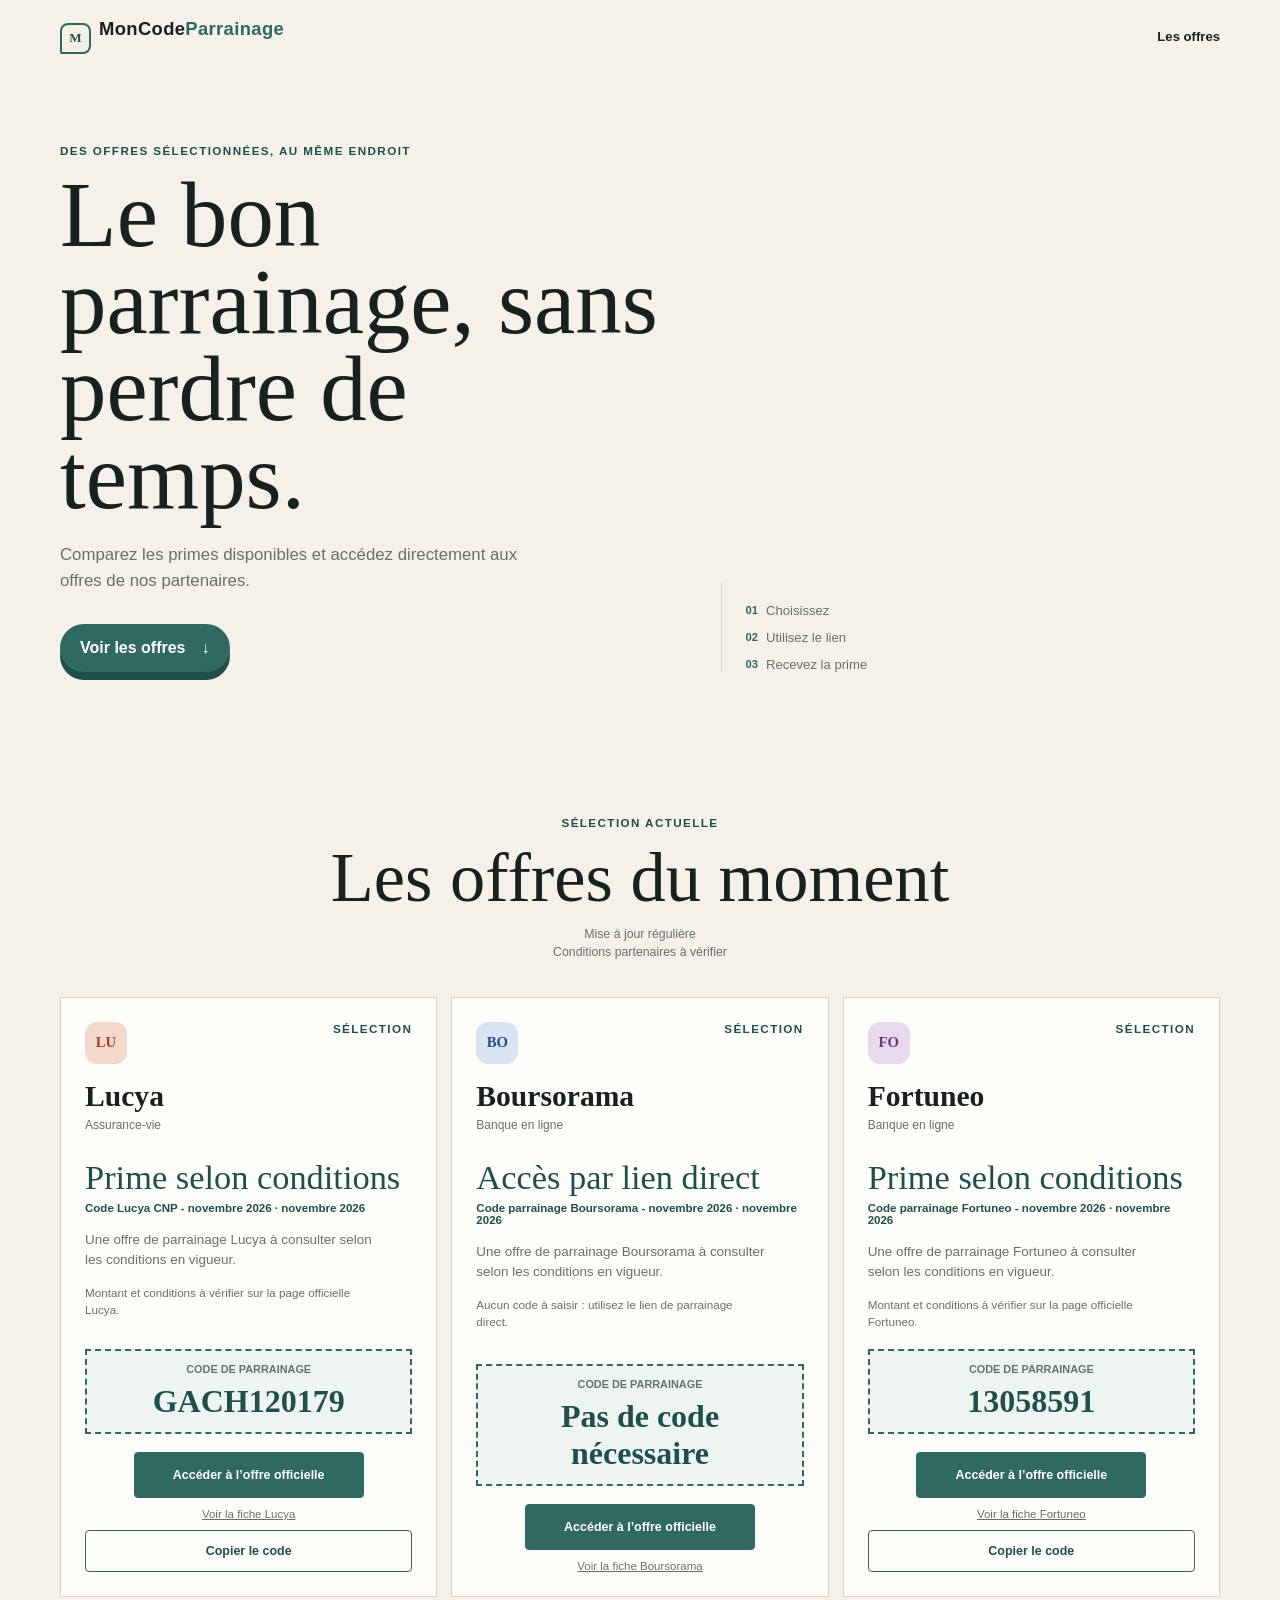
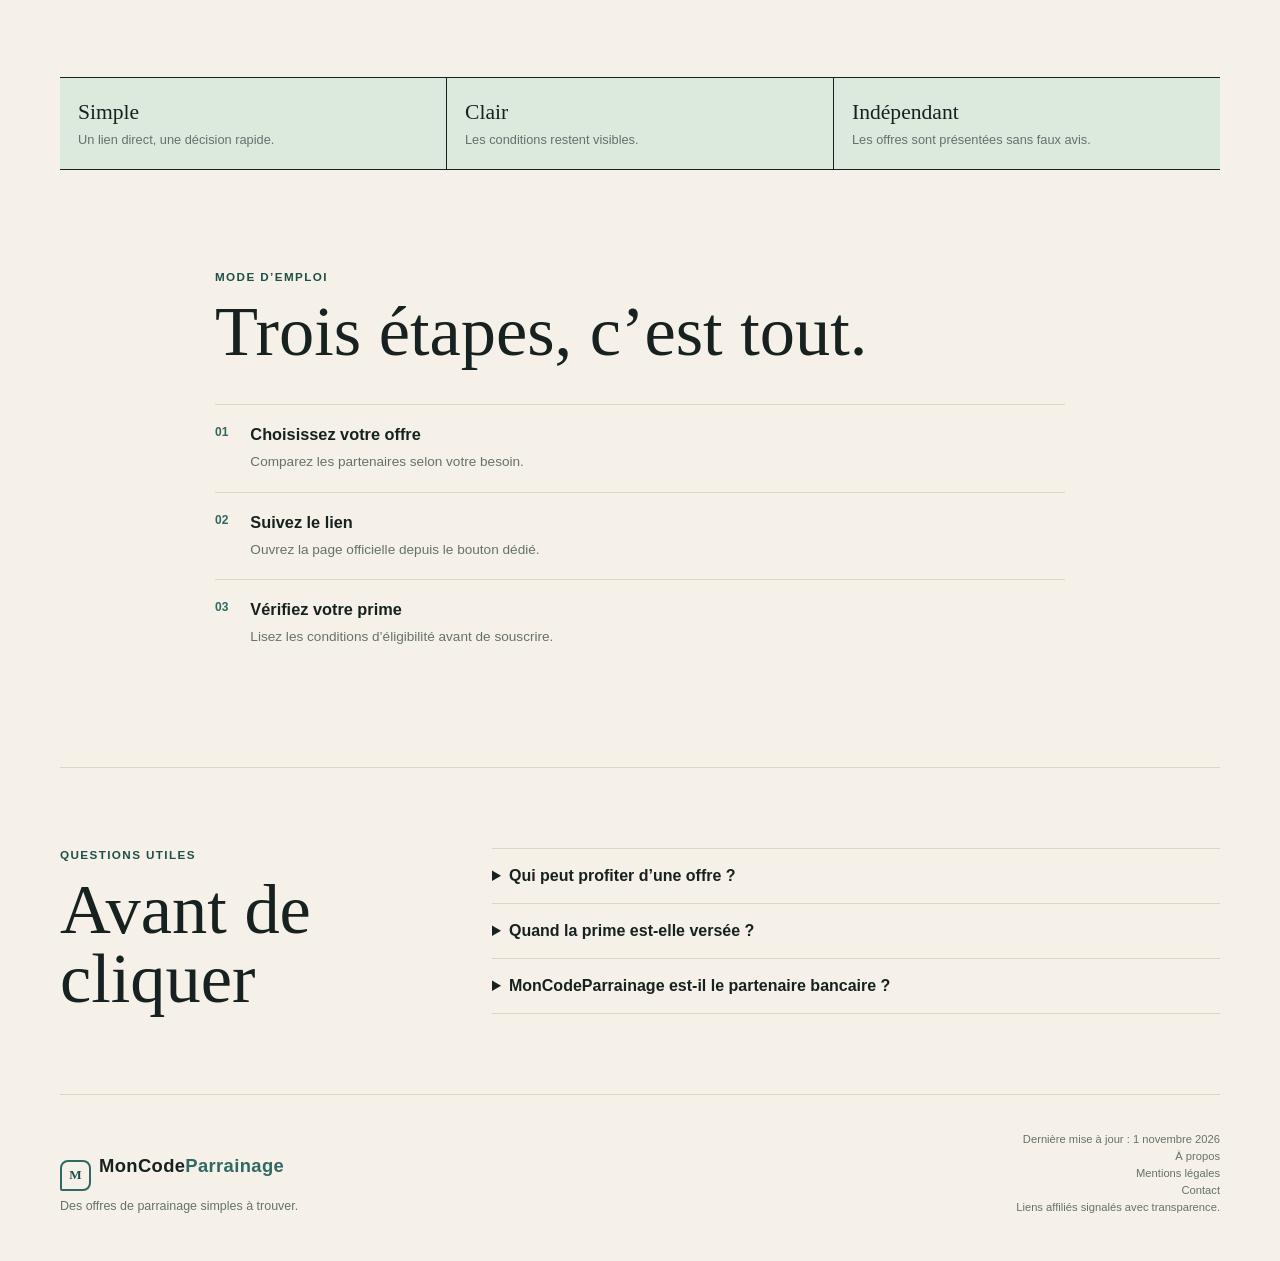
<file: index.html>
<!doctype html>
<html lang="fr">
  <head>
    <meta charset="utf-8">
    <meta name="viewport" content="width=device-width, initial-scale=1">
    <title>Parrainage bancaire : primes et offres de bienvenue | MonCodeParrainage</title>
    <meta name="description" content="Comparez les offres de parrainage bancaire disponibles : primes de bienvenue, liens et codes pour ouvrir votre compte auprès de partenaires sélectionnés.">
    <meta name="robots" content="index, follow">
    <meta name="theme-color" content="#f5f1e8">
    <link rel="canonical" href="https://moncodeparrainage.fr/">
    <meta property="og:type" content="website">
    <meta property="og:locale" content="fr_FR">
    <meta property="og:title" content="Parrainage bancaire : primes et offres de bienvenue">
    <meta property="og:description" content="Trouvez rapidement une offre de parrainage bancaire adaptée à votre projet.">
    <meta property="og:url" content="https://moncodeparrainage.fr/">
    <meta name="twitter:card" content="summary">
    <link rel="stylesheet" href="styles.css?v=2">
    <script type="module" src="script.js"></script>
  </head>
  <body>
    <header class="site-header">
      <a class="brand" href="./" aria-label="MonCodeParrainage, accueil">MonCode<span>Parrainage</span></a>
      <nav aria-label="Navigation principale"><a href="#offres">Les offres</a></nav>
    </header>

    <main>
      <section class="hero" aria-labelledby="page-title">
        <div class="hero__content">
          <p class="eyebrow">Des offres sélectionnées, au même endroit</p>
          <h1 id="page-title">Le bon parrainage, sans perdre de temps.</h1>
          <p class="hero__lead">Comparez les primes disponibles et accédez directement aux offres de nos partenaires.</p>
          <a class="button button--primary" href="#offres">Voir les offres <span aria-hidden="true">↓</span></a>
        </div>
        <div class="hero__path" aria-label="Fonctionnement en trois étapes">
          <span><b>01</b> Choisissez</span><span><b>02</b> Utilisez le lien</span><span><b>03</b> Recevez la prime</span>
        </div>
      </section>

      <section class="offers-section" id="offres" aria-labelledby="offers-title">
        <div class="section-heading"><div><p class="eyebrow">Sélection actuelle</p><h2 id="offers-title">Les offres du moment</h2></div><p class="section-heading__note">Mise à jour régulière<br>Conditions partenaires à vérifier</p></div>
        <div class="offers-grid" id="offers-list" aria-live="polite"></div>
        <noscript><p class="notice">Activez JavaScript pour afficher les offres disponibles.</p></noscript>
      </section>

      <section class="trust-strip" aria-label="Engagements de MonCodeParrainage">
        <div><strong>Simple</strong><span>Un lien direct, une décision rapide.</span></div><div><strong>Clair</strong><span>Les conditions restent visibles.</span></div><div><strong>Indépendant</strong><span>Les offres sont présentées sans faux avis.</span></div>
      </section>

      <section class="how-section" aria-labelledby="how-title"><p class="eyebrow">Mode d’emploi</p><h2 id="how-title">Trois étapes, c’est tout.</h2>
        <ol class="steps"><li><span>01</span><div><h3>Choisissez votre offre</h3><p>Comparez les partenaires selon votre besoin.</p></div></li><li><span>02</span><div><h3>Suivez le lien</h3><p>Ouvrez la page officielle depuis le bouton dédié.</p></div></li><li><span>03</span><div><h3>Vérifiez votre prime</h3><p>Lisez les conditions d’éligibilité avant de souscrire.</p></div></li></ol>
      </section>

      <section class="faq-section" aria-labelledby="faq-title"><div><p class="eyebrow">Questions utiles</p><h2 id="faq-title">Avant de cliquer</h2></div><div class="faq-list">
        <details><summary>Qui peut profiter d’une offre ?</summary><p>L’éligibilité dépend de chaque partenaire, du statut de nouveau client et des conditions de l’opération. Consultez toujours la page officielle.</p></details>
        <details><summary>Quand la prime est-elle versée ?</summary><p>Le délai et les étapes à respecter varient selon le partenaire. Les conditions officielles font foi.</p></details>
        <details><summary>MonCodeParrainage est-il le partenaire bancaire ?</summary><p>Non. MonCodeParrainage référence des liens de parrainage et peut percevoir une rémunération. La souscription s’effectue directement auprès du partenaire.</p></details>
      </div></section>
    </main>

    <footer class="site-footer"><div><a class="brand" href="./">MonCode<span>Parrainage</span></a><p>Des offres de parrainage simples à trouver.</p></div><div class="footer-meta"><span>Dernière mise à jour : <time datetime="2026-11-01">1 novembre 2026</time></span><a href="a-propos/">À propos</a><a href="mentions-legales/">Mentions légales</a><a href="contact/">Contact</a><span>Liens affiliés signalés avec transparence.</span></div></footer>
  </body>
</html>
</file>
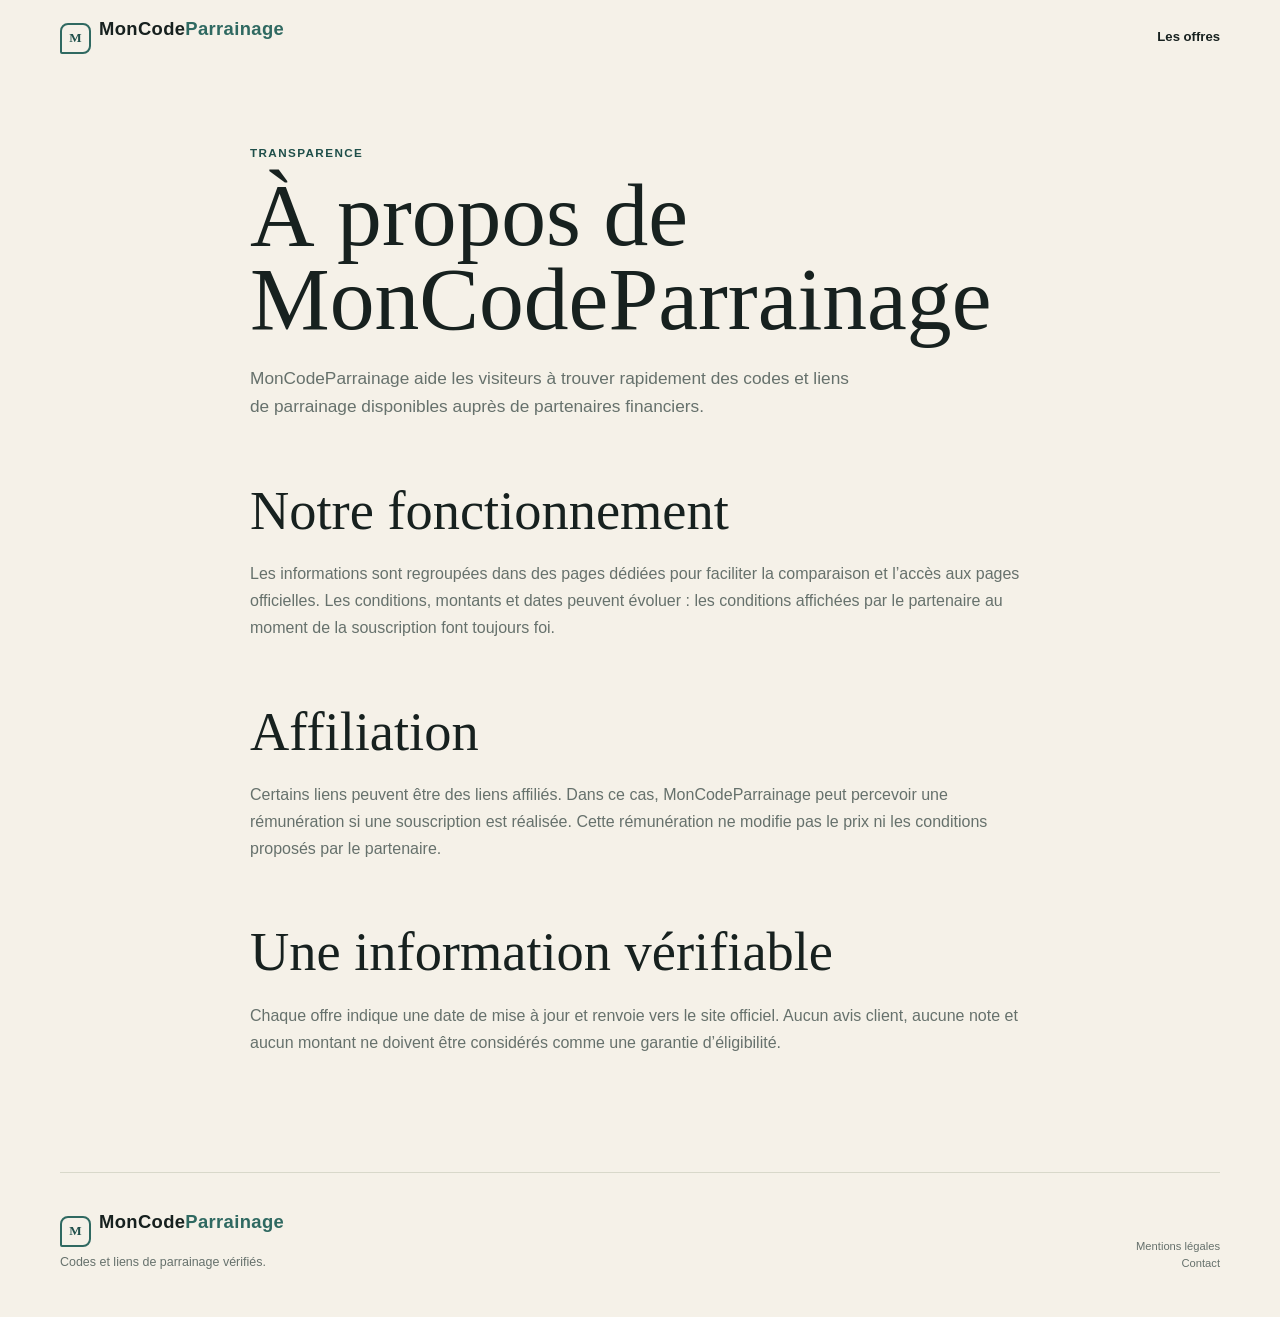
<file: a-propos/index.html>
<!doctype html>
<html lang="fr">
  <head>
    <meta charset="utf-8">
    <meta name="viewport" content="width=device-width, initial-scale=1">
    <title>À propos de MonCodeParrainage</title>
    <meta name="description" content="Découvrez le fonctionnement de MonCodeParrainage, site indépendant de référencement de codes et liens de parrainage.">
    <link rel="canonical" href="https://moncodeparrainage.fr/a-propos/">
    <link rel="stylesheet" href="../styles.css?v=2">
  </head>
  <body>
    <header class="site-header"><a class="brand" href="../">MonCode<span>Parrainage</span></a><nav aria-label="Navigation principale"><a href="../#offres">Les offres</a></nav></header>
    <main class="detail-main"><article class="detail-article"><p class="eyebrow">Transparence</p><h1>À propos de MonCodeParrainage</h1><p class="detail-intro">MonCodeParrainage aide les visiteurs à trouver rapidement des codes et liens de parrainage disponibles auprès de partenaires financiers.</p><h2>Notre fonctionnement</h2><p>Les informations sont regroupées dans des pages dédiées pour faciliter la comparaison et l’accès aux pages officielles. Les conditions, montants et dates peuvent évoluer : les conditions affichées par le partenaire au moment de la souscription font toujours foi.</p><h2>Affiliation</h2><p>Certains liens peuvent être des liens affiliés. Dans ce cas, MonCodeParrainage peut percevoir une rémunération si une souscription est réalisée. Cette rémunération ne modifie pas le prix ni les conditions proposés par le partenaire.</p><h2>Une information vérifiable</h2><p>Chaque offre indique une date de mise à jour et renvoie vers le site officiel. Aucun avis client, aucune note et aucun montant ne doivent être considérés comme une garantie d’éligibilité.</p></article></main>
    <footer class="site-footer"><div><a class="brand" href="../">MonCode<span>Parrainage</span></a><p>Codes et liens de parrainage vérifiés.</p></div><div class="footer-meta"><a href="../mentions-legales/">Mentions légales</a><a href="../contact/">Contact</a></div></footer>
  </body>
</html>
</file>
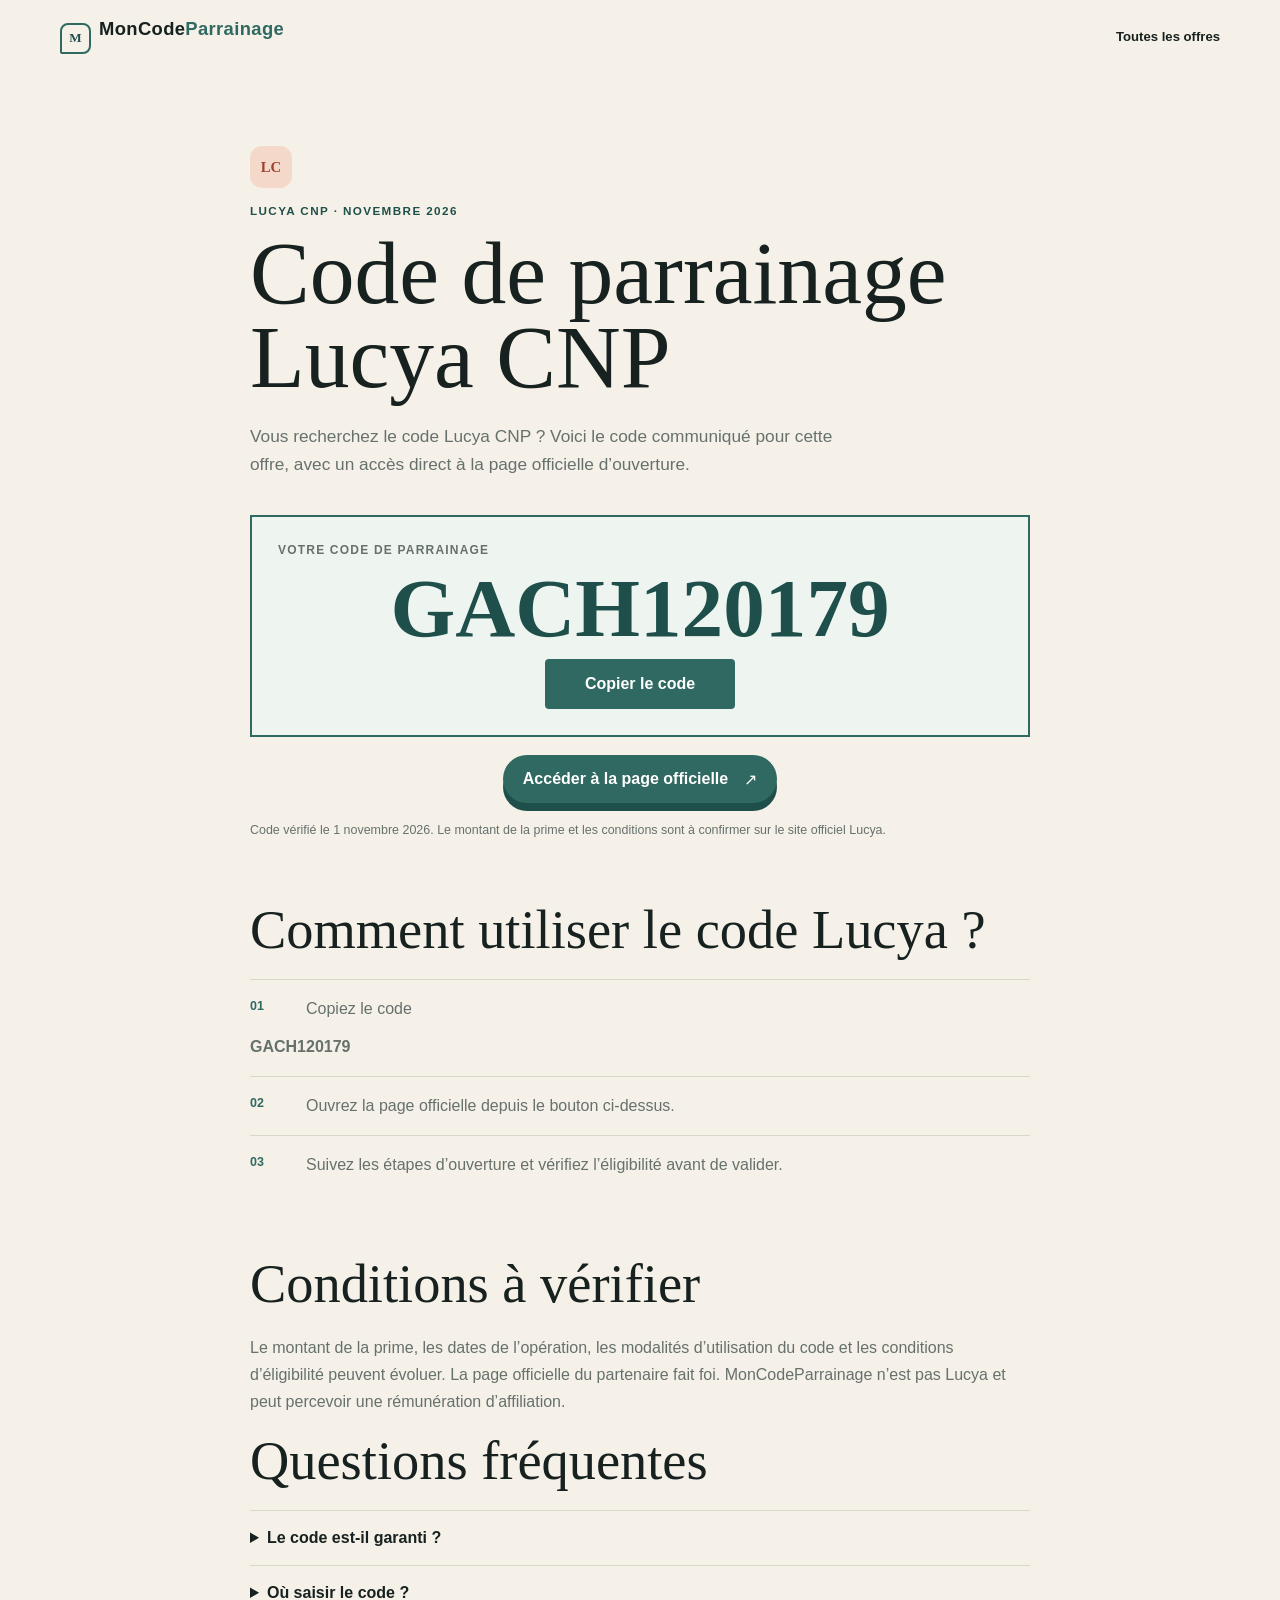
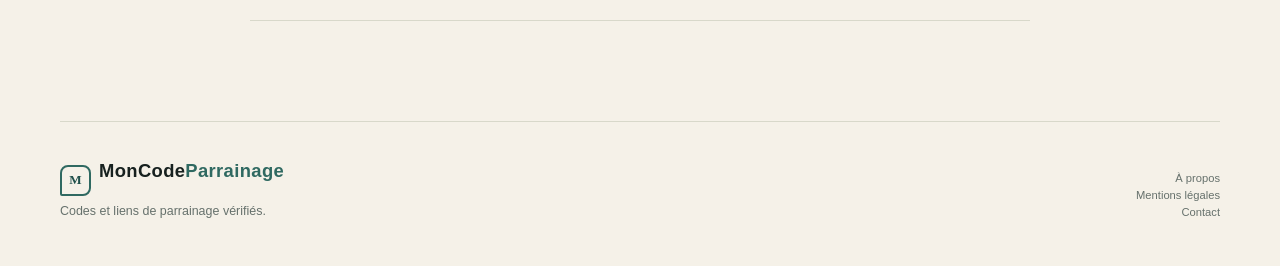
<file: code-lucya-cnp/index.html>
<!doctype html>
<html lang="fr">
  <head>
    <meta charset="utf-8">
    <meta name="viewport" content="width=device-width, initial-scale=1">
    <title>Code Lucya CNP novembre 2026 : GACH120179 | MonCodeParrainage</title>
    <meta name="description" content="Code de parrainage Lucya CNP : GACH120179. Vérifiez les conditions de novembre 2026 et accédez directement à la page officielle.">
    <meta name="robots" content="index, follow">
    <link rel="canonical" href="https://moncodeparrainage.fr/code-lucya-cnp/">
    <meta property="og:type" content="article">
    <meta property="og:title" content="Code Lucya CNP novembre 2026 : GACH120179">
    <meta property="og:description" content="Le code de parrainage Lucya CNP et le lien officiel, avec les conditions à vérifier.">
    <meta property="og:url" content="https://moncodeparrainage.fr/code-lucya-cnp/">
    <link rel="stylesheet" href="../styles.css?v=2">
    <script src="../offer-page.js" defer></script>
    <script type="application/ld+json">{"@context":"https://schema.org","@type":"WebPage","name":"Code Lucya CNP novembre 2026","url":"https://moncodeparrainage.fr/code-lucya-cnp/","dateModified":"2026-11-01","inLanguage":"fr-FR"}</script>
  </head>
  <body>
    <header class="site-header"><a class="brand" href="../" aria-label="MonCodeParrainage, accueil">MonCode<span>Parrainage</span></a><nav aria-label="Navigation principale"><a href="../#offres">Toutes les offres</a></nav></header>
    <main class="detail-main">
      <article class="detail-article">
        <span class="partner-mark partner-mark--lucya" aria-hidden="true">LC</span><p class="eyebrow">Lucya CNP · novembre 2026</p>
        <h1>Code de parrainage Lucya CNP</h1>
        <p class="detail-intro">Vous recherchez le code Lucya CNP ? Voici le code communiqué pour cette offre, avec un accès direct à la page officielle d’ouverture.</p>
        <section class="code-hero" aria-labelledby="code-title"><p id="code-title" class="code-hero__label">Votre code de parrainage</p><strong>GACH120179</strong><button type="button" data-copy-code="GACH120179">Copier le code</button></section>
        <a class="button button--primary detail-cta" href="https://www.assurancevie.com/informations/ouvrir-un-contrat.html?utm_source=Parrainage_Espace-client&utm_medium=Espace-client&utm_campaign=Parrainage_Espace-client" rel="sponsored noopener" target="_blank">Accéder à la page officielle <span aria-hidden="true">↗</span></a>
        <p class="update-note">Code vérifié le <time datetime="2026-11-01">1 novembre 2026</time>. Le montant de la prime et les conditions sont à confirmer sur le site officiel Lucya.</p>
        <h2>Comment utiliser le code Lucya ?</h2>
        <ol class="detail-steps"><li>Copiez le code <strong>GACH120179</strong>.</li><li>Ouvrez la page officielle depuis le bouton ci-dessus.</li><li>Suivez les étapes d’ouverture et vérifiez l’éligibilité avant de valider.</li></ol>
        <h2>Conditions à vérifier</h2>
        <p>Le montant de la prime, les dates de l’opération, les modalités d’utilisation du code et les conditions d’éligibilité peuvent évoluer. La page officielle du partenaire fait foi. MonCodeParrainage n’est pas Lucya et peut percevoir une rémunération d’affiliation.</p>
        <section class="faq-list detail-faq" aria-labelledby="faq-title"><h2 id="faq-title">Questions fréquentes</h2><details><summary>Le code est-il garanti ?</summary><p>Non. Le code est communiqué à titre informatif et doit être accepté par Lucya selon les conditions en vigueur.</p></details><details><summary>Où saisir le code ?</summary><p>Suivez la procédure sur la page officielle Lucya. Le partenaire indiquera le moment où le code peut être utilisé.</p></details></section>
      </article>
    </main>
    <footer class="site-footer"><div><a class="brand" href="../">MonCode<span>Parrainage</span></a><p>Codes et liens de parrainage vérifiés.</p></div><div class="footer-meta"><a href="../a-propos/">À propos</a><a href="../mentions-legales/">Mentions légales</a><a href="../contact/">Contact</a></div></footer>
  </body>
</html>
</file>
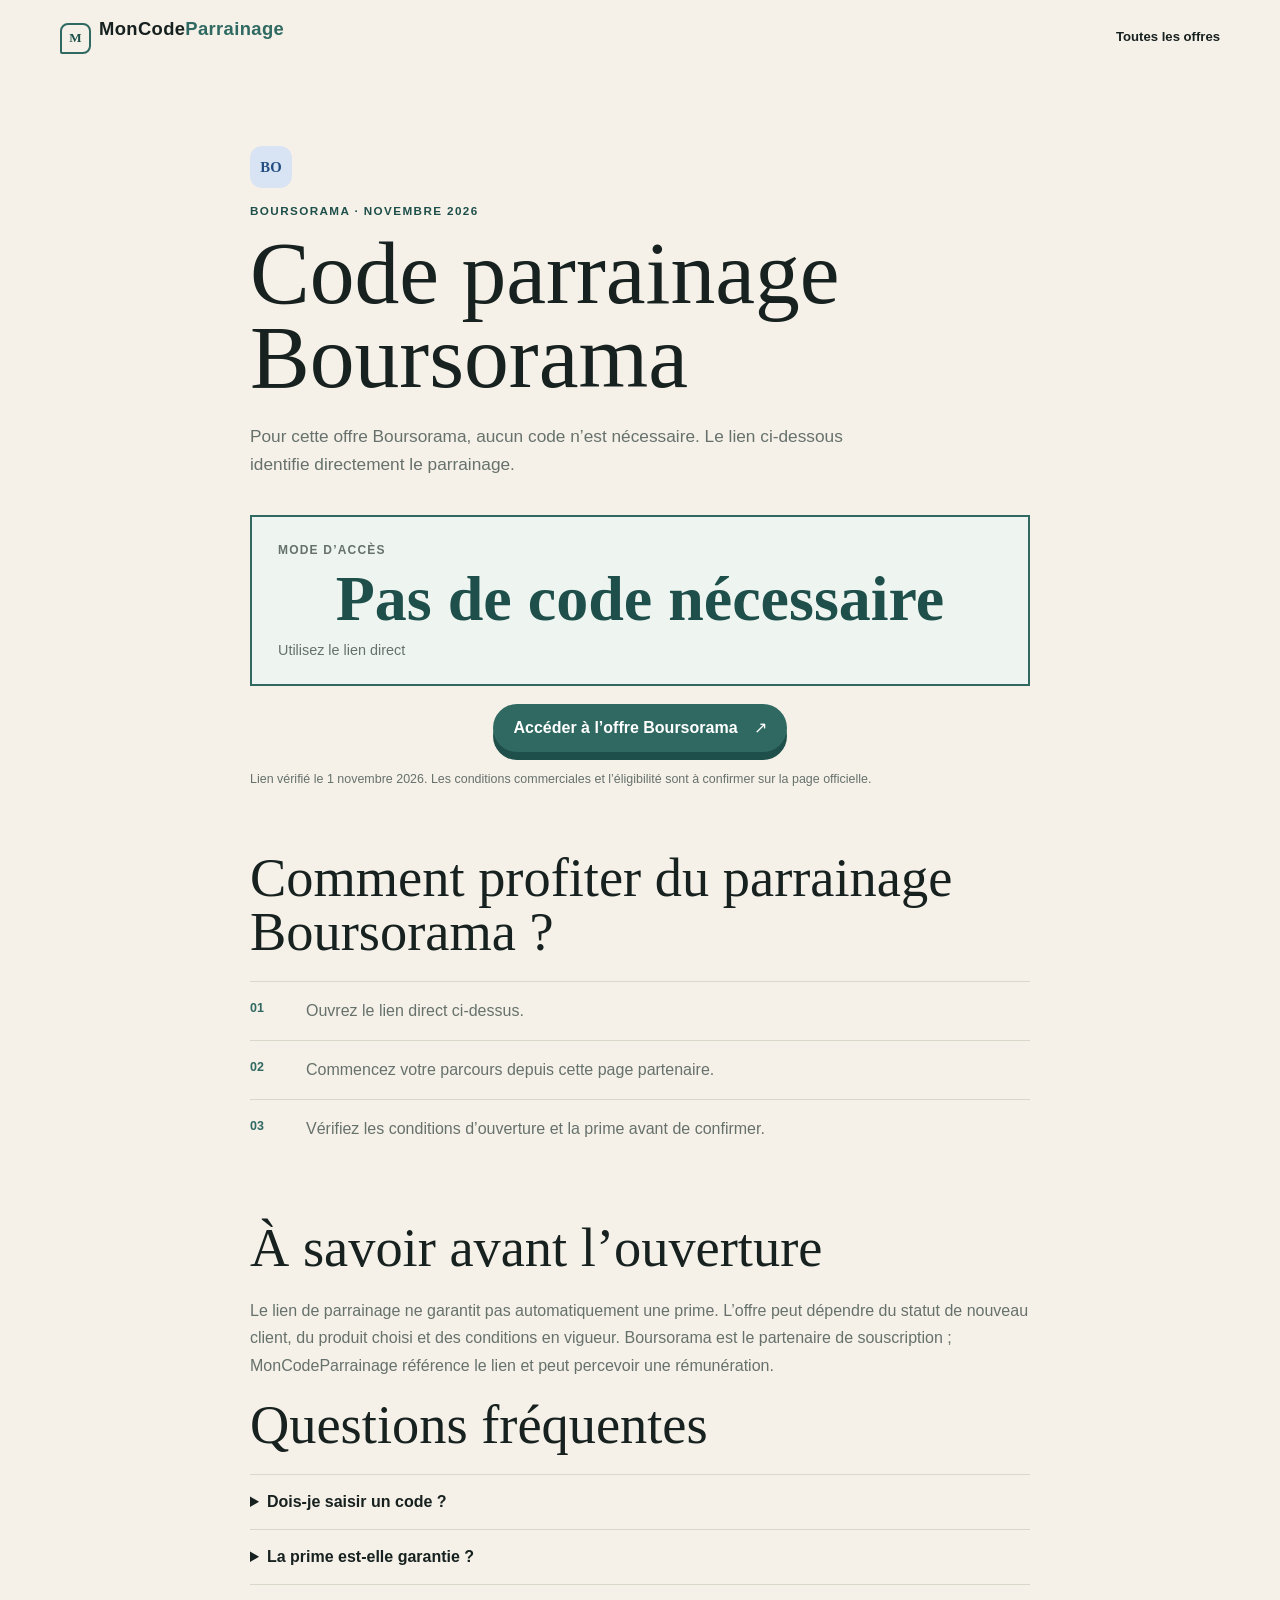
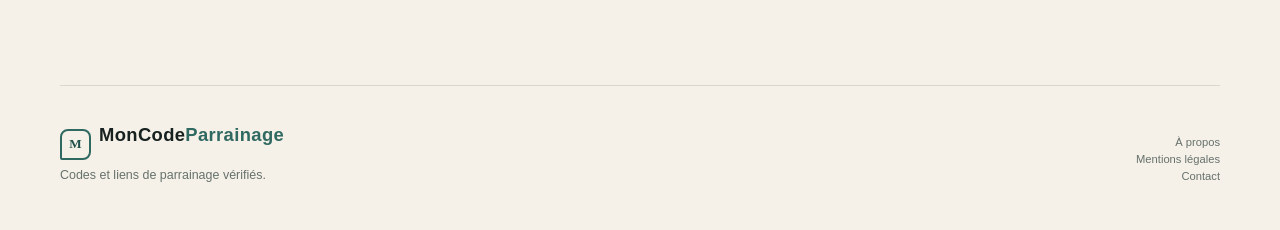
<file: code-parrainage-boursorama/index.html>
<!doctype html>
<html lang="fr">
  <head>
    <meta charset="utf-8">
    <meta name="viewport" content="width=device-width, initial-scale=1">
    <title>Code parrainage Boursorama novembre 2026 | MonCodeParrainage</title>
    <meta name="description" content="Accédez au lien de parrainage Boursorama pour novembre 2026. Aucun code à saisir : utilisez directement le lien partenaire.">
    <meta name="robots" content="index, follow">
    <link rel="canonical" href="https://moncodeparrainage.fr/code-parrainage-boursorama/">
    <meta property="og:type" content="article"><meta property="og:title" content="Code parrainage Boursorama novembre 2026"><meta property="og:description" content="Lien direct de parrainage Boursorama, sans code à saisir."><meta property="og:url" content="https://moncodeparrainage.fr/code-parrainage-boursorama/">
    <link rel="stylesheet" href="../styles.css?v=2"><script src="../offer-page.js" defer></script>
    <script type="application/ld+json">{"@context":"https://schema.org","@type":"WebPage","name":"Code parrainage Boursorama novembre 2026","url":"https://moncodeparrainage.fr/code-parrainage-boursorama/","dateModified":"2026-11-01","inLanguage":"fr-FR"}</script>
  </head>
  <body>
    <header class="site-header"><a class="brand" href="../" aria-label="MonCodeParrainage, accueil">MonCode<span>Parrainage</span></a><nav aria-label="Navigation principale"><a href="../#offres">Toutes les offres</a></nav></header>
    <main class="detail-main"><article class="detail-article"><span class="partner-mark partner-mark--boursorama" aria-hidden="true">BO</span><p class="eyebrow">Boursorama · novembre 2026</p><h1>Code parrainage Boursorama</h1><p class="detail-intro">Pour cette offre Boursorama, aucun code n’est nécessaire. Le lien ci-dessous identifie directement le parrainage.</p>
      <section class="code-hero code-hero--link" aria-labelledby="code-title"><p id="code-title" class="code-hero__label">Mode d’accès</p><strong>Pas de code nécessaire</strong><span>Utilisez le lien direct</span></section>
      <a class="button button--primary detail-cta" href="https://bour.so/p/0gvHMoxzM6o" rel="sponsored noopener" target="_blank">Accéder à l’offre Boursorama <span aria-hidden="true">↗</span></a>
      <p class="update-note">Lien vérifié le <time datetime="2026-11-01">1 novembre 2026</time>. Les conditions commerciales et l’éligibilité sont à confirmer sur la page officielle.</p>
      <h2>Comment profiter du parrainage Boursorama ?</h2><ol class="detail-steps"><li>Ouvrez le lien direct ci-dessus.</li><li>Commencez votre parcours depuis cette page partenaire.</li><li>Vérifiez les conditions d’ouverture et la prime avant de confirmer.</li></ol>
      <h2>À savoir avant l’ouverture</h2><p>Le lien de parrainage ne garantit pas automatiquement une prime. L’offre peut dépendre du statut de nouveau client, du produit choisi et des conditions en vigueur. Boursorama est le partenaire de souscription ; MonCodeParrainage référence le lien et peut percevoir une rémunération.</p>
      <section class="faq-list detail-faq" aria-labelledby="faq-title"><h2 id="faq-title">Questions fréquentes</h2><details><summary>Dois-je saisir un code ?</summary><p>Non. Utilisez le lien direct de cette page ; aucun code séparé ne vous a été fourni pour cette offre.</p></details><details><summary>La prime est-elle garantie ?</summary><p>Non. Consultez les conditions affichées par Boursorama au moment de votre demande.</p></details></section>
    </article></main>
    <footer class="site-footer"><div><a class="brand" href="../">MonCode<span>Parrainage</span></a><p>Codes et liens de parrainage vérifiés.</p></div><div class="footer-meta"><a href="../a-propos/">À propos</a><a href="../mentions-legales/">Mentions légales</a><a href="../contact/">Contact</a></div></footer>
  </body>
</html>
</file>
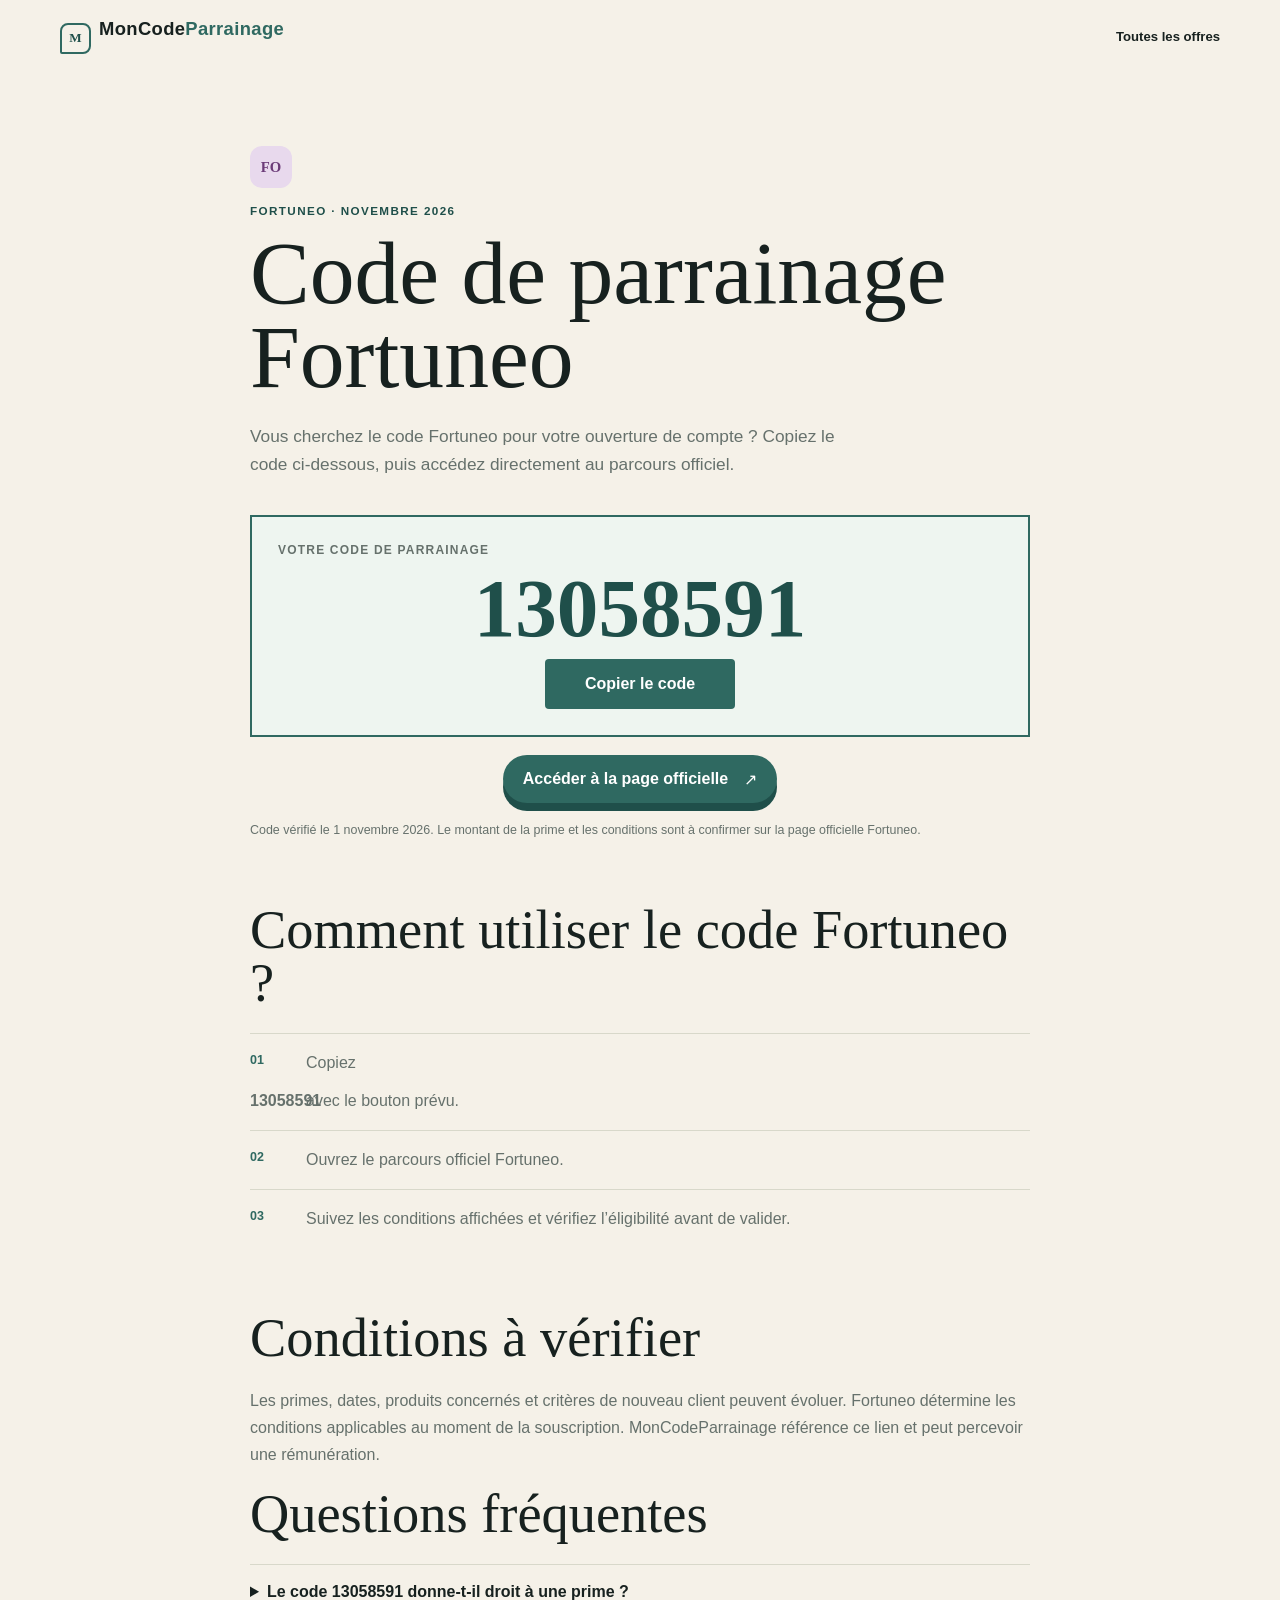
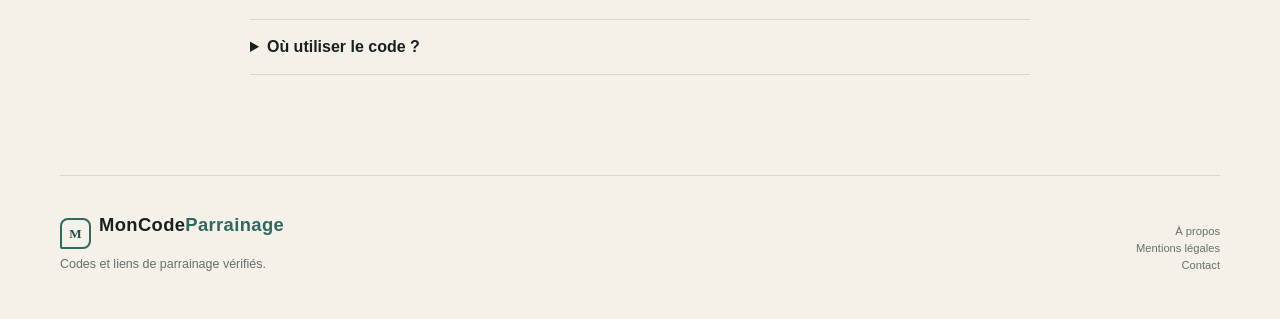
<file: code-parrainage-fortuneo/index.html>
<!doctype html>
<html lang="fr">
  <head>
    <meta charset="utf-8">
    <meta name="viewport" content="width=device-width, initial-scale=1">
    <title>Code parrainage Fortuneo novembre 2026 : 13058591 | MonCodeParrainage</title>
    <meta name="description" content="Code de parrainage Fortuneo : 13058591. Vérifiez les conditions de novembre 2026 et accédez à la page officielle Fortuneo.">
    <meta name="robots" content="index, follow">
    <link rel="canonical" href="https://moncodeparrainage.fr/code-parrainage-fortuneo/">
    <meta property="og:type" content="article"><meta property="og:title" content="Code parrainage Fortuneo novembre 2026 : 13058591"><meta property="og:description" content="Code Fortuneo et lien officiel, avec les conditions à vérifier."><meta property="og:url" content="https://moncodeparrainage.fr/code-parrainage-fortuneo/">
    <link rel="stylesheet" href="../styles.css?v=2"><script src="../offer-page.js" defer></script>
    <script type="application/ld+json">{"@context":"https://schema.org","@type":"WebPage","name":"Code parrainage Fortuneo novembre 2026","url":"https://moncodeparrainage.fr/code-parrainage-fortuneo/","dateModified":"2026-11-01","inLanguage":"fr-FR"}</script>
  </head>
  <body>
    <header class="site-header"><a class="brand" href="../" aria-label="MonCodeParrainage, accueil">MonCode<span>Parrainage</span></a><nav aria-label="Navigation principale"><a href="../#offres">Toutes les offres</a></nav></header>
    <main class="detail-main"><article class="detail-article"><span class="partner-mark partner-mark--fortuneo" aria-hidden="true">FO</span><p class="eyebrow">Fortuneo · novembre 2026</p><h1>Code de parrainage Fortuneo</h1><p class="detail-intro">Vous cherchez le code Fortuneo pour votre ouverture de compte ? Copiez le code ci-dessous, puis accédez directement au parcours officiel.</p>
      <section class="code-hero" aria-labelledby="code-title"><p id="code-title" class="code-hero__label">Votre code de parrainage</p><strong>13058591</strong><button type="button" data-copy-code="13058591">Copier le code</button></section>
      <a class="button button--primary detail-cta" href="https://www.fortuneo.fr/compte-bancaire/souscrire/choix-type-compte" rel="sponsored noopener" target="_blank">Accéder à la page officielle <span aria-hidden="true">↗</span></a>
      <p class="update-note">Code vérifié le <time datetime="2026-11-01">1 novembre 2026</time>. Le montant de la prime et les conditions sont à confirmer sur la page officielle Fortuneo.</p>
      <h2>Comment utiliser le code Fortuneo ?</h2><ol class="detail-steps"><li>Copiez <strong>13058591</strong> avec le bouton prévu.</li><li>Ouvrez le parcours officiel Fortuneo.</li><li>Suivez les conditions affichées et vérifiez l’éligibilité avant de valider.</li></ol>
      <h2>Conditions à vérifier</h2><p>Les primes, dates, produits concernés et critères de nouveau client peuvent évoluer. Fortuneo détermine les conditions applicables au moment de la souscription. MonCodeParrainage référence ce lien et peut percevoir une rémunération.</p>
      <section class="faq-list detail-faq" aria-labelledby="faq-title"><h2 id="faq-title">Questions fréquentes</h2><details><summary>Le code 13058591 donne-t-il droit à une prime ?</summary><p>Il s’agit du code communiqué pour cette offre. Son acceptation et le montant éventuel dépendent des conditions Fortuneo en vigueur.</p></details><details><summary>Où utiliser le code ?</summary><p>Commencez par le parcours officiel depuis le bouton ci-dessus et utilisez le code lorsque Fortuneo le demande.</p></details></section>
    </article></main>
    <footer class="site-footer"><div><a class="brand" href="../">MonCode<span>Parrainage</span></a><p>Codes et liens de parrainage vérifiés.</p></div><div class="footer-meta"><a href="../a-propos/">À propos</a><a href="../mentions-legales/">Mentions légales</a><a href="../contact/">Contact</a></div></footer>
  </body>
</html>
</file>
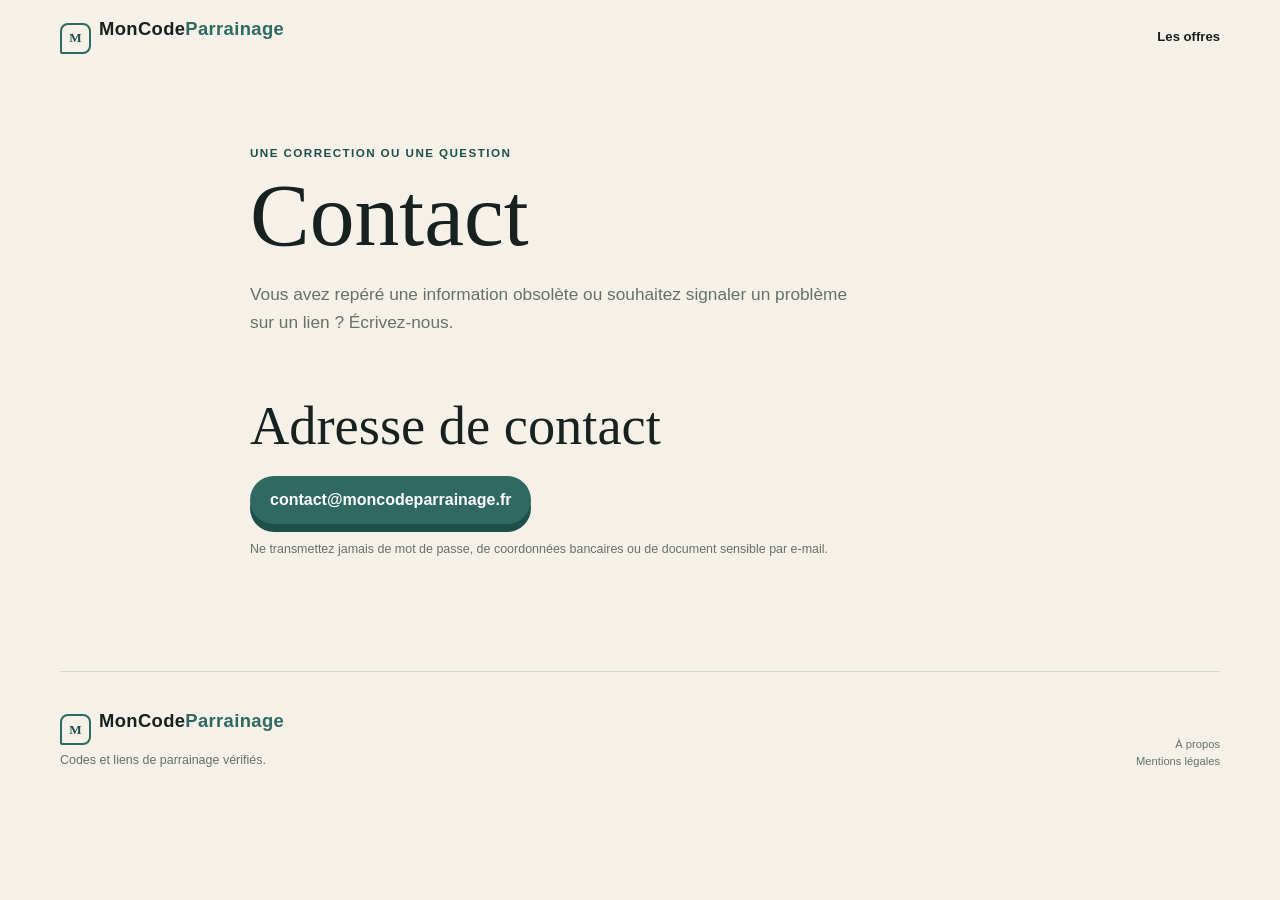
<file: contact/index.html>
<!doctype html>
<html lang="fr">
  <head>
    <meta charset="utf-8">
    <meta name="viewport" content="width=device-width, initial-scale=1">
    <title>Contact | MonCodeParrainage</title>
    <meta name="description" content="Contacter MonCodeParrainage au sujet d’une offre, d’un lien ou d’une mise à jour.">
    <link rel="canonical" href="https://moncodeparrainage.fr/contact/">
    <link rel="stylesheet" href="../styles.css?v=2">
  </head>
  <body>
    <header class="site-header"><a class="brand" href="../">MonCode<span>Parrainage</span></a><nav aria-label="Navigation principale"><a href="../#offres">Les offres</a></nav></header>
    <main class="detail-main"><article class="detail-article"><p class="eyebrow">Une correction ou une question</p><h1>Contact</h1><p class="detail-intro">Vous avez repéré une information obsolète ou souhaitez signaler un problème sur un lien ? Écrivez-nous.</p><h2>Adresse de contact</h2><p><a class="button button--primary" href="mailto:contact@moncodeparrainage.fr">contact@moncodeparrainage.fr</a></p><p class="update-note">Ne transmettez jamais de mot de passe, de coordonnées bancaires ou de document sensible par e-mail.</p></article></main>
    <footer class="site-footer"><div><a class="brand" href="../">MonCode<span>Parrainage</span></a><p>Codes et liens de parrainage vérifiés.</p></div><div class="footer-meta"><a href="../a-propos/">À propos</a><a href="../mentions-legales/">Mentions légales</a></div></footer>
  </body>
</html>
</file>
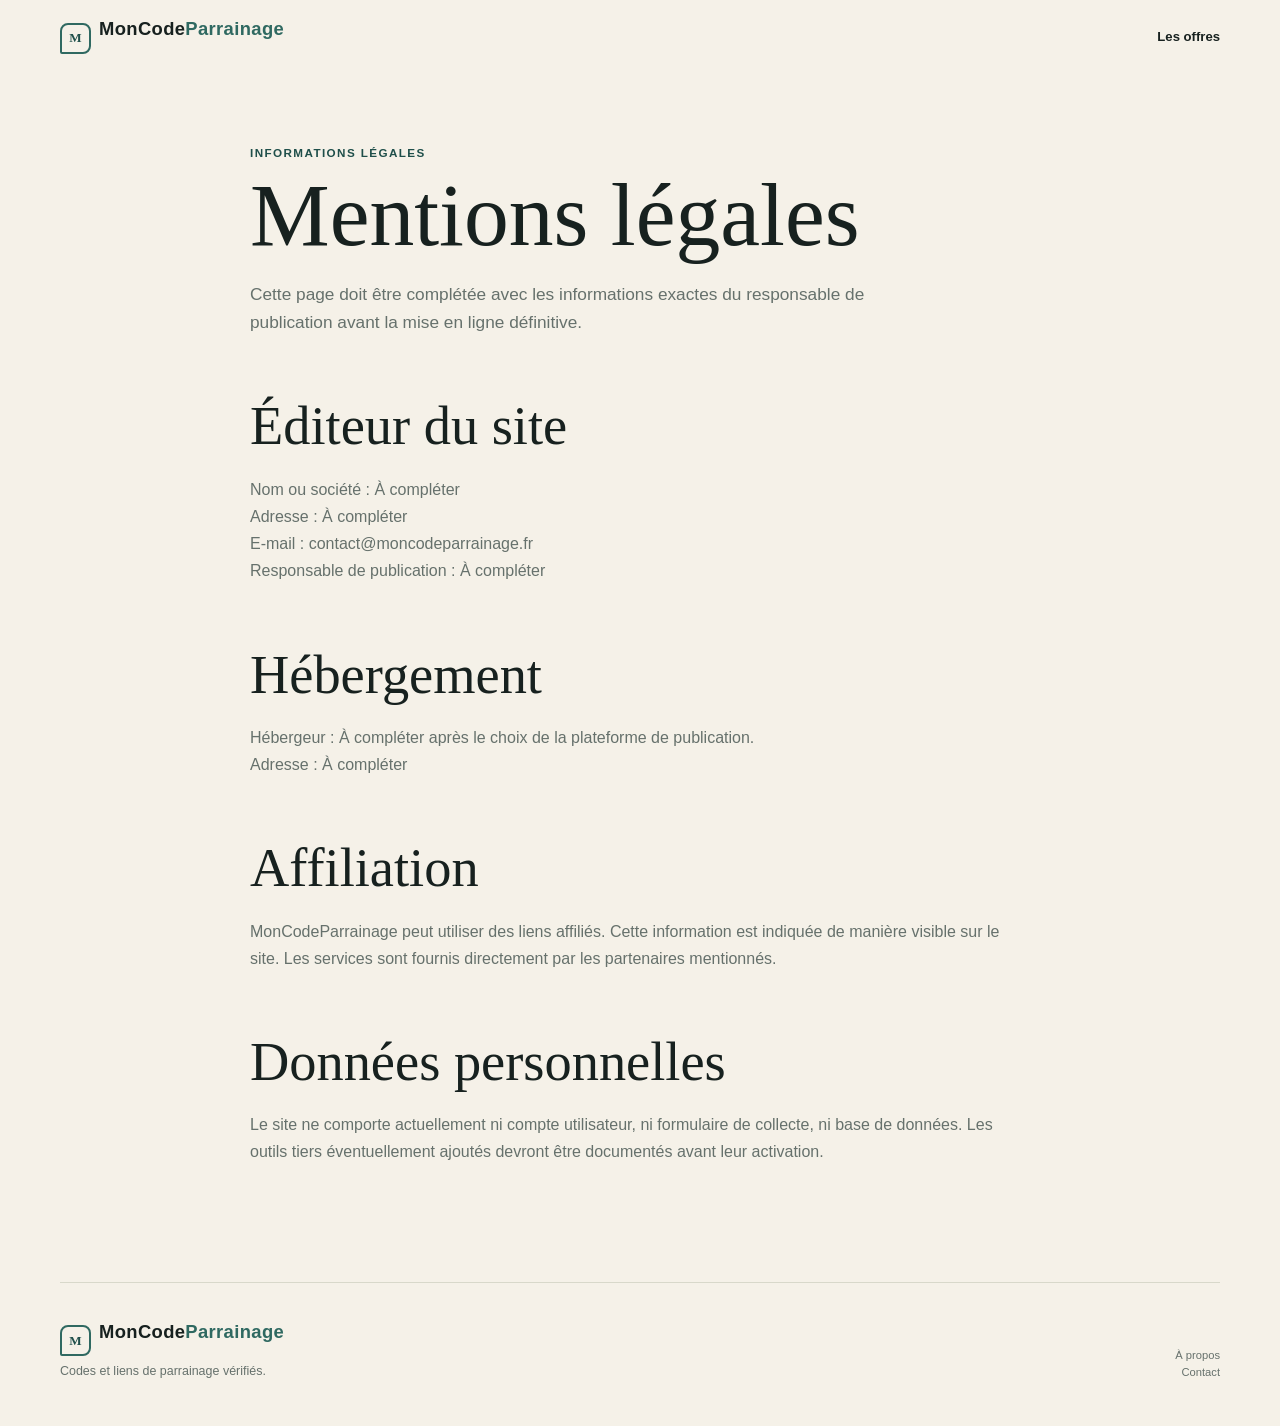
<file: mentions-legales/index.html>
<!doctype html>
<html lang="fr">
  <head>
    <meta charset="utf-8">
    <meta name="viewport" content="width=device-width, initial-scale=1">
    <title>Mentions légales | MonCodeParrainage</title>
    <meta name="description" content="Mentions légales et informations de publication de MonCodeParrainage.">
    <meta name="robots" content="noindex, follow">
    <link rel="canonical" href="https://moncodeparrainage.fr/mentions-legales/">
    <link rel="stylesheet" href="../styles.css?v=2">
  </head>
  <body>
    <header class="site-header"><a class="brand" href="../">MonCode<span>Parrainage</span></a><nav aria-label="Navigation principale"><a href="../#offres">Les offres</a></nav></header>
    <main class="detail-main"><article class="detail-article"><p class="eyebrow">Informations légales</p><h1>Mentions légales</h1><p class="detail-intro">Cette page doit être complétée avec les informations exactes du responsable de publication avant la mise en ligne définitive.</p><h2>Éditeur du site</h2><p>Nom ou société : À compléter<br>Adresse : À compléter<br>E-mail : contact@moncodeparrainage.fr<br>Responsable de publication : À compléter</p><h2>Hébergement</h2><p>Hébergeur : À compléter après le choix de la plateforme de publication.<br>Adresse : À compléter</p><h2>Affiliation</h2><p>MonCodeParrainage peut utiliser des liens affiliés. Cette information est indiquée de manière visible sur le site. Les services sont fournis directement par les partenaires mentionnés.</p><h2>Données personnelles</h2><p>Le site ne comporte actuellement ni compte utilisateur, ni formulaire de collecte, ni base de données. Les outils tiers éventuellement ajoutés devront être documentés avant leur activation.</p></article></main>
    <footer class="site-footer"><div><a class="brand" href="../">MonCode<span>Parrainage</span></a><p>Codes et liens de parrainage vérifiés.</p></div><div class="footer-meta"><a href="../a-propos/">À propos</a><a href="../contact/">Contact</a></div></footer>
  </body>
</html>
</file>
<file: styles.css>
:root {
  --ink: #17211f;
  --muted: #66716c;
  --paper: #f5f1e8;
  --surface: #fffdf8;
  --line: #d8d8ca;
  --accent: #2f6961;
  --accent-dark: #1f4f4a;
  --mint: #dce9dd;
  --max-width: 1160px;
  font-family: "Trebuchet MS", "Segoe UI", sans-serif;
  color: var(--ink);
  background: var(--paper);
  font-synthesis: none;
}

* { box-sizing: border-box; }
html { scroll-behavior: smooth; }
body { margin: 0; background: var(--paper); }
a { color: inherit; }
.site-header, main > section, .site-footer { width: min(calc(100% - 40px), var(--max-width)); margin-inline: auto; }
.site-header { display: flex; align-items: center; justify-content: space-between; min-height: 72px; }
.brand { color: var(--ink); font-size: 1.15rem; font-weight: 800; letter-spacing: .02em; text-decoration: none; }
.brand::before { display: inline-grid; width: 27px; height: 27px; margin-right: 8px; place-items: center; border: 2px solid var(--accent); border-radius: 8px 8px 8px 2px; color: var(--accent-dark); content: "M"; font-family: Georgia, serif; font-size: .82rem; vertical-align: -7px; }
.brand span { color: var(--accent); }
nav a { font-size: .82rem; font-weight: 700; text-decoration: none; }
.eyebrow { margin: 0 0 14px; color: var(--accent-dark); font-size: .73rem; font-weight: 800; letter-spacing: .12em; text-transform: uppercase; }
h1, h2, h3, p { margin-top: 0; }
h1, h2 { font-family: Georgia, serif; font-weight: 400; letter-spacing: 0; }
h1 { max-width: 720px; margin-bottom: 22px; font-size: clamp(2.6rem, 10vw, 5.8rem); line-height: .94; }
h2 { margin-bottom: 0; font-size: clamp(2.25rem, 6vw, 4.4rem); line-height: .98; }
h3 { margin-bottom: 8px; font-size: 1.02rem; }
.hero { display: grid; gap: 50px; min-height: min(650px, calc(100vh - 72px)); align-content: center; padding-block: 72px 64px; }
.hero__lead { max-width: 470px; margin-bottom: 30px; color: var(--muted); font-size: 1.05rem; line-height: 1.55; }
.button { display: inline-flex; align-items: center; justify-content: center; min-height: 48px; padding: 0 20px; border: 0; border-radius: 999px; font-weight: 800; text-decoration: none; }
.button--primary { gap: 16px; color: #fff; background: var(--accent); box-shadow: 0 8px 0 var(--accent-dark); }
.button--primary:hover, .button--primary:focus-visible { background: var(--accent-dark); }
.button--primary:active { transform: translateY(3px); box-shadow: 0 5px 0 var(--accent-dark); }
.hero__path { display: flex; flex-wrap: wrap; gap: 12px 24px; padding-top: 20px; border-top: 1px solid var(--line); color: var(--muted); font-size: .82rem; }
.hero__path span { display: flex; gap: 8px; align-items: center; }
.hero__path b { color: var(--accent); font-size: .7rem; }
.offers-section { padding-block: 80px; }
.section-heading { display: flex; flex-direction: column; align-items: center; gap: 14px; margin-bottom: 30px; text-align: center; }
.section-heading__note { margin-bottom: 5px; color: var(--muted); font-size: .77rem; line-height: 1.45; text-align: center; }
.offers-grid { display: grid; gap: 14px; }
.offer-card { display: flex; min-height: 310px; flex-direction: column; align-items: stretch; justify-content: space-between; padding: 24px; background: var(--surface); border: 1px solid var(--line); text-align: left; }
.offer-card__top { display: flex; align-items: start; justify-content: space-between; gap: 16px; }
.offer-card__top { width: 100%; }
.offer-card__top > div { flex: 1; }
.partner-mark { display: inline-grid; width: 42px; height: 42px; margin-bottom: 16px; place-items: center; border-radius: 12px; background: var(--mint); color: var(--ink); font-family: Georgia, serif; font-size: .92rem; font-weight: 700; }
.partner-mark--lucya { background: #f4d8ca; color: #9c432f; }
.partner-mark--boursorama { background: #d8e4f4; color: #234d80; }
.partner-mark--fortuneo { background: #e8d9ed; color: #6b3b78; }
.offer-card__name { margin-bottom: 5px; font-family: Georgia, serif; font-size: 1.85rem; }
.offer-card__category { margin: 0; color: var(--muted); font-size: .75rem; }
.offer-card__number { margin: 28px 0 8px; color: var(--accent-dark); font-family: Georgia, serif; font-size: 2.15rem; line-height: 1; }
.offer-card__period { margin-bottom: 16px; color: var(--accent-dark); font-size: .72rem; font-weight: 800; }
.offer-card__description, .offer-card__conditions { max-width: 290px; color: var(--muted); font-size: .84rem; line-height: 1.5; }
.offer-card__conditions { margin-bottom: 18px; font-size: .73rem; }
.offer-card__code-panel { display: flex; width: 100%; min-height: 76px; flex-direction: column; align-items: center; justify-content: center; gap: 8px; margin: auto 0 18px; padding: 12px 14px; border: 2px dashed var(--accent); background: #eef5f0; text-align: center; }
.offer-card__code-label { color: var(--muted); font-size: .68rem; font-weight: 800; text-transform: uppercase; }
.offer-card__code { color: var(--accent-dark); font-family: Georgia, serif; font-size: clamp(1.35rem, 6vw, 2rem); text-align: center; overflow-wrap: anywhere; }
.offer-card__action { display: flex; width: min(100%, 230px); min-height: 46px; align-items: center; justify-content: center; margin-inline: auto; padding: 0 14px; border: 1px solid var(--accent); border-radius: 4px; background: var(--accent); color: #fff; font: inherit; font-size: .78rem; font-weight: 800; text-align: center; text-decoration: none; }
.offer-card__action:not([aria-disabled="true"]):hover, .offer-card__action:not([aria-disabled="true"]):focus-visible { background: var(--accent-dark); border-color: var(--accent-dark); }
.offer-card__action[aria-disabled="true"] { cursor: not-allowed; opacity: .55; }
.offer-card__details { display: block; margin-top: 10px; color: var(--muted); font-size: .72rem; text-align: center; }
.code-button { display: block; width: 100%; min-height: 42px; margin: 10px auto 0; padding: 5px 8px; border: 1px solid var(--accent); border-radius: 4px; background: transparent; color: var(--accent-dark); font: inherit; font-size: .78rem; font-weight: 800; text-decoration: none; cursor: pointer; }
.code-button:hover, .code-button:focus-visible { background: var(--accent); color: #fff; }
.notice { padding: 20px; border: 1px solid var(--line); color: var(--muted); }
.trust-strip { display: grid; gap: 1px; padding-block: 1px; background: var(--ink); }
.trust-strip > div { display: flex; flex-direction: column; gap: 7px; padding: 22px 18px; background: var(--mint); }
.trust-strip strong { font-family: Georgia, serif; font-size: 1.35rem; font-weight: 400; }
.trust-strip span { color: var(--muted); font-size: .8rem; }
.how-section { padding-block: 100px; }
.steps { display: grid; gap: 0; margin: 38px 0 0; padding: 0; list-style: none; }
.steps li { display: flex; gap: 22px; padding: 20px 0; border-top: 1px solid var(--line); }
.steps li > span { color: var(--accent); font-size: .75rem; font-weight: 800; }
.steps p { margin-bottom: 0; color: var(--muted); font-size: .85rem; line-height: 1.45; }
.faq-section { display: grid; gap: 40px; padding-block: 80px; border-top: 1px solid var(--line); }
.faq-list details { padding: 18px 0; border-top: 1px solid var(--line); }
.faq-list details:last-child { border-bottom: 1px solid var(--line); }
summary { cursor: pointer; font-weight: 800; }
.faq-list p { max-width: 560px; margin: 15px 0 2px; color: var(--muted); font-size: .88rem; line-height: 1.55; }
.detail-main { width: min(calc(100% - 40px), 780px); margin-inline: auto; padding-block: 74px 100px; }
.detail-article h1 { max-width: 760px; margin-bottom: 24px; font-size: clamp(2.7rem, 9vw, 5.6rem); }
.detail-article h2 { margin-top: 64px; margin-bottom: 22px; font-size: clamp(2rem, 5vw, 3.4rem); }
.detail-intro { max-width: 620px; margin-bottom: 36px; color: var(--muted); font-size: 1.08rem; line-height: 1.6; }
.code-hero { display: flex; flex-direction: column; gap: 13px; margin-block: 30px 18px; padding: 26px; border: 2px solid var(--accent); background: #eef5f0; }
.code-hero__label { margin: 0; color: var(--muted); font-size: .75rem; font-weight: 800; letter-spacing: .1em; text-transform: uppercase; }
.code-hero strong { color: var(--accent-dark); font-family: Georgia, serif; font-size: clamp(2.8rem, 14vw, 5.2rem); line-height: .92; text-align: center; white-space: nowrap; }
.code-hero span { color: var(--muted); font-size: .9rem; }
.code-hero button { width: fit-content; min-width: 190px; min-height: 50px; margin-inline: auto; padding-inline: 18px; border: 0; border-radius: 4px; background: var(--accent); color: #fff; font: inherit; font-weight: 800; cursor: pointer; }
.code-hero button:hover, .code-hero button:focus-visible { background: var(--accent-dark); }
.code-hero--link strong { font-size: clamp(2rem, 9vw, 4rem); }
.detail-cta { display: flex; width: fit-content; margin: 0 auto 18px; }
.update-note { color: var(--muted); font-size: .78rem; line-height: 1.5; }
.detail-steps { display: grid; gap: 0; margin: 0; padding: 0; list-style: none; counter-reset: detail-step; }
.detail-steps li { display: grid; grid-template-columns: 42px 1fr; gap: 14px; padding: 17px 0; border-top: 1px solid var(--line); color: var(--muted); line-height: 1.5; counter-increment: detail-step; }
.detail-steps li::before { color: var(--accent); content: counter(detail-step, decimal-leading-zero); font-size: .78rem; font-weight: 800; }
.detail-article > p:not(.eyebrow):not(.detail-intro):not(.update-note) { color: var(--muted); line-height: 1.7; }
.detail-faq { margin-top: 20px; }
.detail-faq h2 { margin-top: 0; }
.footer-meta a { text-decoration: none; }
.site-footer { display: flex; flex-direction: column; gap: 30px; padding-block: 38px 48px; border-top: 1px solid var(--line); }
.site-footer p { margin: 8px 0 0; color: var(--muted); font-size: .78rem; }
.footer-meta { display: flex; flex-direction: column; gap: 5px; color: var(--muted); font-size: .7rem; }
:focus-visible { outline: 3px solid var(--accent); outline-offset: 4px; }
@media (min-width: 700px) {
  .site-header, main > section, .site-footer { width: min(calc(100% - 80px), var(--max-width)); }
  .hero { grid-template-columns: 1.1fr .9fr; align-items: end; }
  .hero__path { align-self: end; flex-direction: column; padding: 20px 0 0 24px; border-top: 0; border-left: 1px solid var(--line); }
  .offers-grid { grid-template-columns: repeat(3, 1fr); }
  .trust-strip { grid-template-columns: repeat(3, 1fr); }
  .how-section { max-width: 850px; margin-inline: auto; }
  .faq-section { grid-template-columns: .7fr 1.3fr; }
  .site-footer { flex-direction: row; align-items: end; justify-content: space-between; }
  .footer-meta { text-align: right; }
  .detail-main { width: min(calc(100% - 80px), 780px); }
}
@media (prefers-reduced-motion: reduce) { html { scroll-behavior: auto; } *, *::before, *::after { transition-duration: .01ms !important; animation-duration: .01ms !important; } }
</file>
